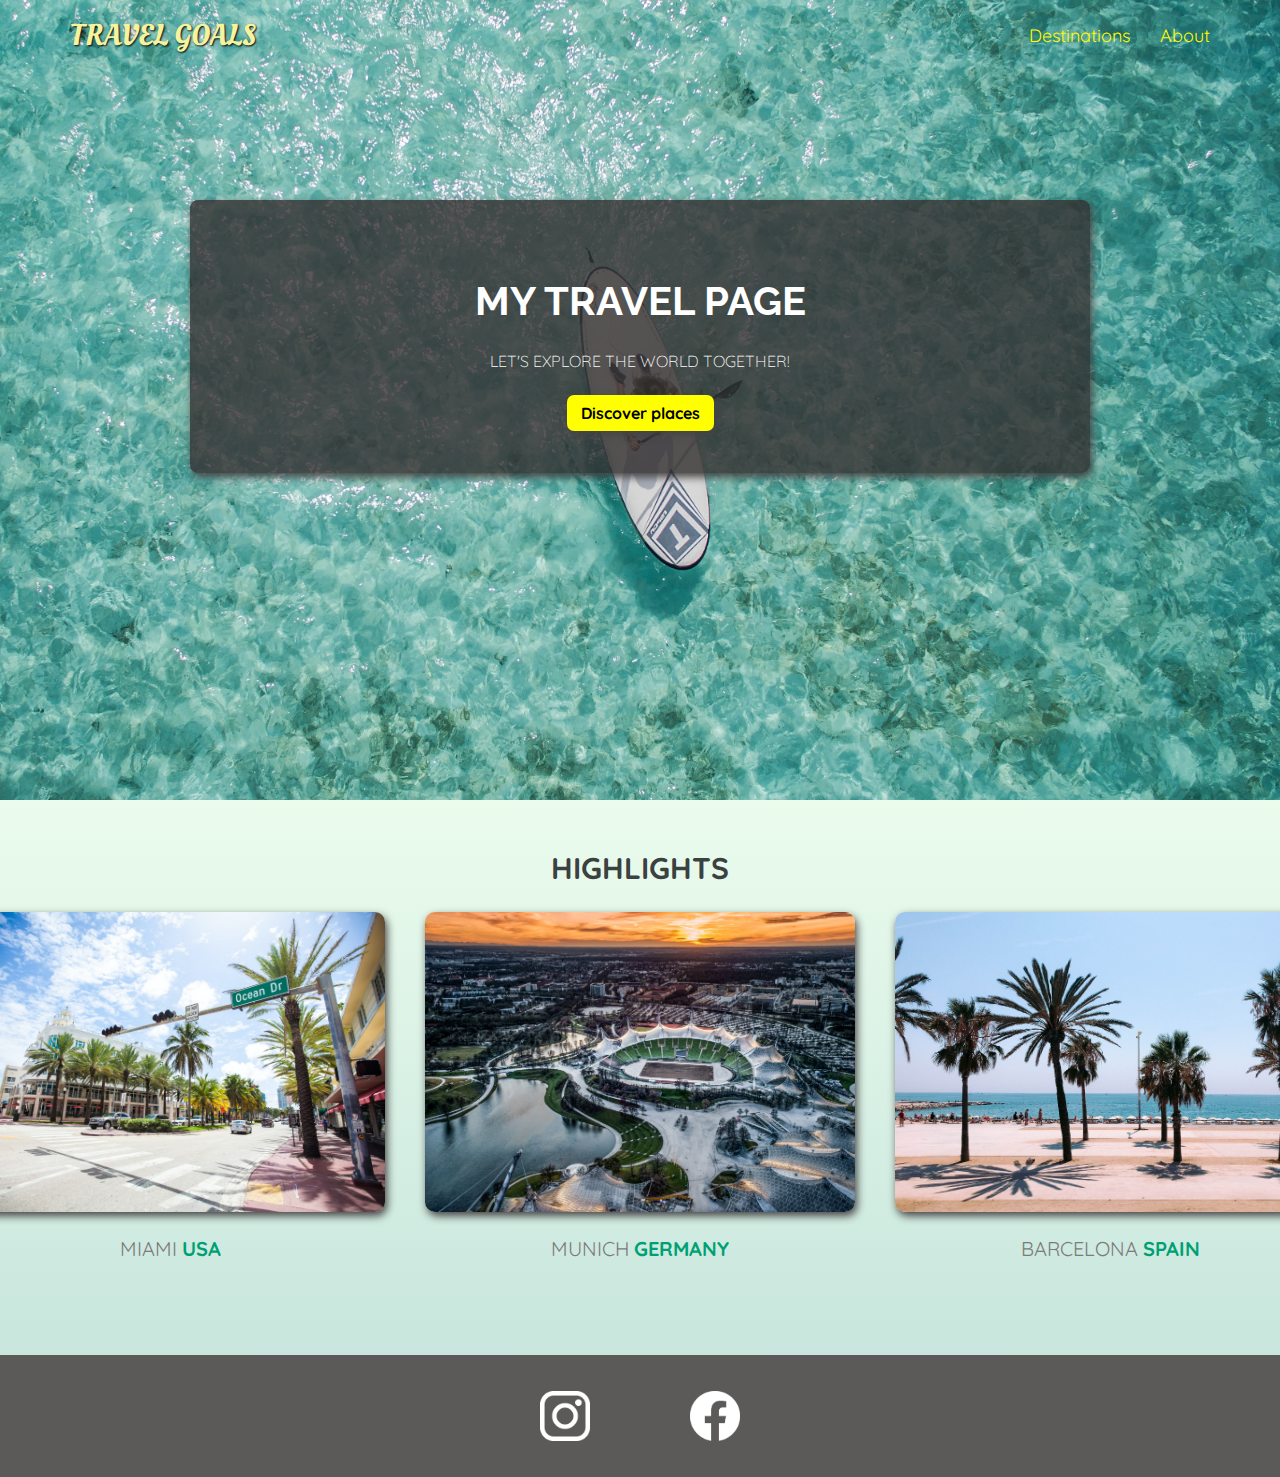
<file: index.html>
<!DOCTYPE html>
<html lang="en">
  <head>
    <meta charset="UTF-8" />
    <meta http-equiv="X-UA-Compatible" content="IE=edge" />
    <meta name="viewport" content="width=device-width, initial-scale=1.0" />
    <link rel="stylesheet" href="styles.css" />
    <link rel="stylesheet" href="shared.css" />
    <link
      href="https://fonts.googleapis.com/css2?family=Raleway:wght@700&family=Oleo+Script:wght@700&family=Quicksand:wght@300;500;700&display=swap"
      rel="stylesheet"
    />
    <title>Travel-goals</title>
  </head>
  <body>
    <header>
      <div id="logo">
        <a href="/index.html">Travel Goals</a>
      </div>
      <nav>
        <ul>
          <li><a href="/destination.html">Destinations</a></li>
          <li><a href="">About</a></li>
        </ul>
      </nav>
    </header>
    <main>
      <section id="background-image">
        <div id="background-content">
          <h1>My Travel Page</h1>
          <p>Let's Explore the World together!</p>
          <a href="/destination.html">Discover places</a>
        </div>
      </section>

      <section id="highlights">
        <h2>Highlights</h2>
        <ul id="destinations">
          <li class="destination">
            <img
              src="/images/places/miami.jpg"
              alt="Miami street on a sunny day"
            />
            <p>Miami <strong>USA</strong></p>
          </li>
          <li class="destination">
            <img
              src="/images/places/munich.jpg"
              alt="munich football stadium in winter"
            />
            <p>Munich <strong>Germany</strong></p>
          </li>
          <li class="destination">
            <img
              src="/images/places/barcelona.jpg"
              alt="Palm beach in Barcelona"
            />
            <p>Barcelona <strong>Spain</strong></p>
          </li>
        </ul>
      </section>
    </main>
    <footer>
      <ul>
        <li>
          <a href="https://www.instagram.com"
            ><img src="/images/icons/insta.png" alt="Insta-logo"
          /></a>
        </li>
        <li>
          <a href="https://www.facebook.com"
            ><img src="/images/icons/facebook.png" alt="Facebook-logo"
          /></a>
        </li>
      </ul>
    </footer>
  </body>
</html>
</file>
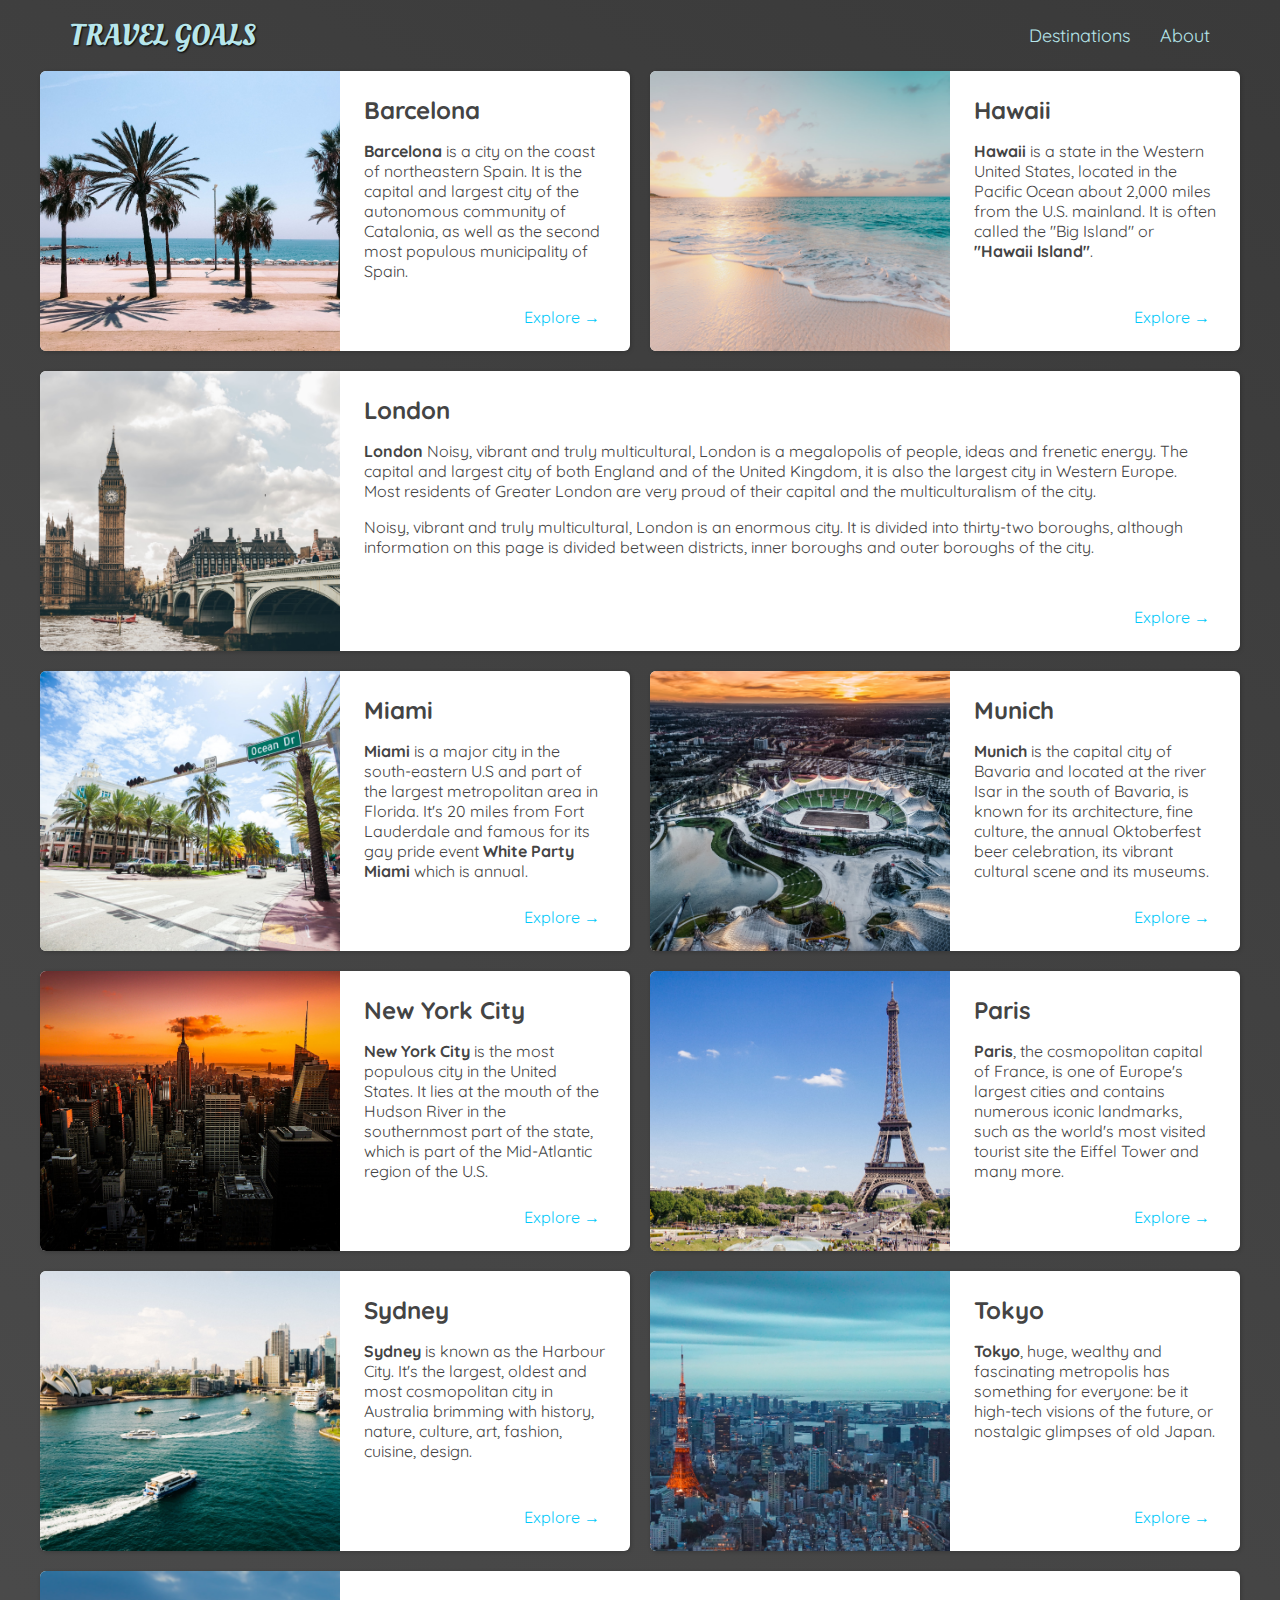
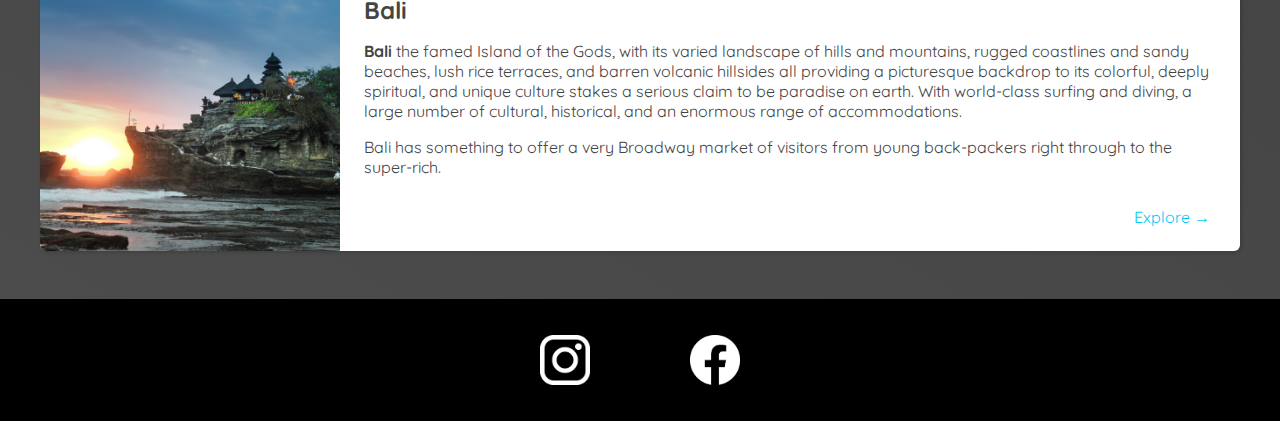
<file: destination.html>
<!DOCTYPE html>
<html lang="en">
  <head>
    <meta charset="UTF-8" />
    <meta http-equiv="X-UA-Compatible" content="IE=edge" />
    <meta name="viewport" content="width=device-width, initial-scale=1.0" />
    <link rel="stylesheet" href="shared.css" />
    <link rel="stylesheet" href="destination.css" />

    <link
      href="https://fonts.googleapis.com/css2?family=Raleway:wght@700&family=Oleo+Script:wght@700&family=Quicksand:wght@300;500;700&display=swap"
      rel="stylesheet"
    />
    <title>Destinations</title>
  </head>
  <body>
    <header>
      <div id="logo">
        <a href="/index.html">Travel Goals</a>
      </div>
      <nav>
        <ul>
          <li><a href="/destination.html">Destinations</a></li>
          <li><a href="">About</a></li>
        </ul>
      </nav>
    </header>

    <main>
        <ul>
            <li>
              <img src="images/places/barcelona.jpg" alt="City of Barcelona" />
              <div class="item-content">
                <div>
                  <h2>Barcelona</h2>
                  <p>
                    <strong>Barcelona</strong> is a city on the coast of northeastern Spain. It is the capital and largest city of the autonomous community of Catalonia, as well as the second most populous municipality of Spain.
                  </p>
                </div>
                <div class="actions">
                  <a href="https://en.wikipedia.org/wiki/Barcelona">Explore &#x2192</a>
                </div>
              </div>
            </li>
            <li>
              <img src="images/places/hawaii.jpg" alt="Hawaii beach" />
              <div class="item-content">
                <div>
                  <h2>Hawaii</h2>
                  <p>
                    <strong>Hawaii</strong>  is a state in the Western United States, located in the Pacific Ocean about 2,000 miles from the U.S. mainland. It is often called the "Big Island" or <strong>"Hawaii Island"</strong>.
                  </p>
                </div>
                <div class="actions">
                  <a href="hhttps://en.wikipedia.org/wiki/Hawaii">Explore &#x2192</a>
                </div>
              </div>
            </li>
            <li>
              <img src="images/places/london.jpg" alt="London city" />
              <div class="item-content">
                <div>
                  <h2>London</h2>
                  <p>
                    <strong>London</strong> Noisy, vibrant and truly multicultural, London is a megalopolis of people, ideas and frenetic energy. The capital and largest city of both England and of the United Kingdom, it is also the largest city in Western Europe. Most residents of Greater London are very proud of their capital and the multiculturalism of the city.
                  </p>
                  <p>
                    Noisy, vibrant and truly multicultural, London is an enormous city. It is divided into thirty-two boroughs, although information on this page is divided between districts, inner boroughs and outer boroughs of the city.
                  </p>
                </div>
                <div class="actions">
                  <a href="https://en.wikipedia.org/wiki/London">Explore &#x2192</a>
                </div>
              </div>
            </li>
            <li>
              <img src="images/places/miami.jpg" alt="Miami streets" />
              <div class="item-content">
                <div>
                  <h2>Miami</h2>
                  <p>
                    <strong>Miami</strong>  is a major city in the south-eastern U.S and part of the largest metropolitan area in Florida. It's 20 miles from Fort Lauderdale and famous for its gay pride event <strong> White Party Miami</strong> which is annual.
                  </p>
                </div>
                <div class="actions">
                  <a href="https://en.wikipedia.org/wiki/Miami">Explore &#x2192</a>
                </div>
              </div>
            </li>
            <li>
              <img src="images/places/munich.jpg" alt="Munich football stadium" />
              <div class="item-content">
                <div>
                  <h2>Munich</h2>
                  <p>
                    <strong>Munich</strong> is the capital city of Bavaria and  located at the river Isar in the south of Bavaria, is known for its architecture, fine culture, the annual Oktoberfest beer celebration, its vibrant cultural scene and its museums.
                  </p>
                </div>
                <div class="actions">
                  <a href="https://en.wikipedia.org/wiki/Munich">Explore &#x2192</a>
                </div>
              </div>
            </li>
            <li>
              <img src="images/places/new-york-city.jpg" alt="New York City skyline" />
              <div class="item-content">
                <div>
                  <h2>New York City</h2>
                  <p>
                    <strong>New York City</strong>  is the most populous city in the United States. It lies at the mouth of the Hudson River in the southernmost part of the state, which is part of the Mid-Atlantic region of the U.S. 
                  </p>
                </div>
                <div class="actions">
                  <a href="https://en.wikipedia.org/wiki/New_York_City"
                    >Explore &#x2192</a
                  >
                </div>
              </div>
            </li>
            <li>
              <img src="images/places/paris.jpg" alt="Paris city" />
              <div class="item-content">
                <div>
                  <h2>Paris</h2>
                  <p>
                    <strong>Paris</strong>, the cosmopolitan capital of France, is one of Europe's largest cities and contains numerous iconic landmarks, such as the world's most visited tourist site the Eiffel Tower and many more.
                  </p>
                </div>
                <div class="actions">
                  <a href="https://en.wikipedia.org/wiki/Paris">Explore &#x2192</a>
                </div>
              </div>
            </li>
            <li>
              <img src="images/places/sydney.jpg" alt="Sydney beach" />
              <div class="item-content">
                <div>
                  <h2>Sydney</h2>
                  <p>
                    <strong>Sydney</strong> is known as the Harbour City. It's the largest, oldest and most cosmopolitan city in Australia brimming with history, nature, culture, art, fashion, cuisine, design.
                  </p>
                </div>
                <div class="actions">
                  <a href="https://en.wikipedia.org/wiki/Sydney">Explore &#x2192</a>
                </div>
              </div>
            </li>
            <li>
              <img src="images/places/tokyo.jpg" alt="Tokyo skyline" />
              <div class="item-content">
                <div>
                  <h2>Tokyo</h2>
                  <p>
                    <strong>Tokyo</strong>, huge, wealthy and fascinating metropolis has something for everyone: be it high-tech visions of the future, or nostalgic glimpses of old Japan.
                  </p>
                </div>
                <div class="actions">
                  <a href="https://en.wikipedia.org/wiki/Tokyo">Explore &#x2192</a>
                </div>
              </div>
            </li>
            <li>
              <img src="images/places/bali.jpg" alt="Bali beach" />
              <div class="item-content">
                <div>
                  <h2>Bali</h2>
                  <p>
                    <strong>Bali</strong> the famed Island of the Gods, with its varied landscape of hills and mountains, rugged coastlines and sandy beaches, lush rice terraces, and barren volcanic hillsides all providing a picturesque backdrop to its colorful, deeply spiritual, and unique culture stakes a serious claim to be paradise on earth. With world-class surfing and diving, a large number of cultural, historical, and an enormous range of accommodations.
                    <p> Bali has something to offer a very Broadway market of visitors from young back-packers right through to the super-rich.</p>
                  </p>
                </div>
                <div class="actions">
                  <a href="https://en.wikipedia.org/wiki/Bali">Explore &#x2192</a>
                </div>
              </div>
            </li>
          </ul>
    </main>

    <footer>
      <ul>
        <li>
          <a href="https://www.instagram.com"
            ><img src="/images/icons/insta.png" alt="Insta-logo"
          /></a>
        </li>
        <li>
          <a href="https://www.facebook.com"
            ><img src="/images/icons/facebook.png" alt="Facebook-logo"
          /></a>
        </li>
      </ul>
    </footer>
  </body>
</html>
</file>
<file: styles.css>
#background-image{
    height: 800px;
    background-image: url("/images/icons/ocean.jpg");
    background-position: center;
    background-size: cover;
}
#background-content{
    width: 900px;
    background-color: rgba(51, 47, 47, 0.8);
    box-shadow: 2px 4px 8px rgb(68, 67, 67);
    border-radius: 8px;
    text-align: center;
    padding: 50px 0px;
    margin: 0 auto;
    position: relative;
    top: 200px;
}
#background-content h1{
    color: white;
    text-transform: uppercase;
    font-size: 40px;
    font-family: "Raleway", sans-serif;
}
#background-content p{
    color: white;
    text-transform: uppercase;
    font-size: 16px;
    font-weight: 300;
    margin-bottom: 32px;
}
#background-content a{
    text-decoration: none;
    background-color: yellow;
    padding: 8px 14px;
    color: black;
    font-size: 16px;
    font-weight: bold;
    border-radius: 7px;
    box-shadow: 2px 4px 8px rgb(68, 67, 67);

}
#background-content a:hover{
    background-color: rgb(255, 238, 67);
}

#highlights h2{
    text-transform: uppercase;
    text-align: center;
    font-size: 30px;
    color: rgb(59, 65, 64);
}
#highlights{
    padding: 24px;
    background: linear-gradient(0deg, rgb(200, 230, 221), rgb(235, 252, 237));
}
#destinations{
    display: flex;
    width: 90%;
    margin: auto;
    margin-bottom: 50px;
    justify-content: center;
}
.destination{
    margin: 0 20px;
    text-transform: uppercase;
}
.destination p{
    text-align: center;
    font-size: 20px;
    color: rgb(124, 123, 123);
    margin: 20px 0;
   
}
.destination img{
    height: 300px;
    width: 430px;
    box-shadow: 2px 4px 8px rgb(68, 67, 67);
    border-radius: 10px;
    object-fit: cover;
}
.destination strong{
    color: rgb(0,160,117);
}
</file>
<file: shared.css>
body{
    font-family: "Quicksand", sans-serif;
    margin: 0;
}
header{
    display: flex;
    justify-content: space-between;
    align-items: center;
    padding: 15px 60px;
    position: absolute;
    width: 100%;
    top: 0;
    left: 0;
    box-sizing: border-box;
}
ul{
    list-style: none;
    margin: 0;
    padding: 0;
}
header ul{
    display: flex;
}
header li{
    margin-left: 10px;
}
header a{
    text-decoration: none;
    color: rgb(255, 251, 0);
    font-size: 18px;
    padding: 10px;
    box-shadow: 1px 1px 1px rgb(0,0,0,0);
    border-radius: 6px;
}
header a:hover{
    color: rgb(77,77,77);
    background-color: rgb(255,251,0);
}
#logo a{
    font-family: "Oleo Script", sans-serif;
    font-size: 30px;
    padding: 10px;
    color: rgb(245, 243, 160);
    text-decoration: none;
    text-transform: uppercase;
    text-shadow: 1px 1px 2px rgb(0, 0, 0);
}
footer{
    background-color: rgba(51, 47, 47, 0.8);
    padding: 36px;
}
footer ul{
    display: flex;
    justify-content: center;
    
}
footer li{
    height: 50px;
    width: 50px;
    margin: 0 50px;
}
footer img{
    height: 100%;
    width: 100%;
}
</file>
<file: destination.css>
body {
    background: linear-gradient(30deg, rgb(77,77,77), rgb(58,58,58));
    color: rgb(68, 68, 68);
}
#logo a{
    color: rgb(183, 230, 235);
}
header a{
    color: rgb(183, 230, 235);
    
}
header nav a:hover{
    background-color: rgb(183, 230, 235);
    color: black;
}
header {
    position: static;

}
main ul{
    width: 1200px;
    margin: 0 auto 48px auto;
    display: grid;
    grid-template-columns: 1fr 1fr;
    gap: 20px 20px;
}

li:nth-of-type(3){
    grid-column: 1 / span 2;
}
li:nth-of-type(10){
    grid-column: 1 / span 2;
}
main li{
    display: flex;
    background-color: white;
    box-shadow: 1px 1px 4px rgba(0, 0, 0, 0.2);
    border-radius: 6px;
    overflow: hidden;
}
main li img {
    width: 300px;
    height: 280px;
    object-fit: cover;
}
.item-content{
    padding: 24px;
    display: flex;
    flex-direction: column;
    justify-content: space-between;
}
.item-content h2{
    margin: 0;
}
.actions{
    text-align: right;
}
.actions a{
    text-decoration: none;
    padding: 6px;
    color: rgb(3, 201, 250);
}
.actions a:hover{
    background-color: rgb(235, 253, 255);
    border-radius: 5px;
}
footer{
    background-color: black;
}
</file>
